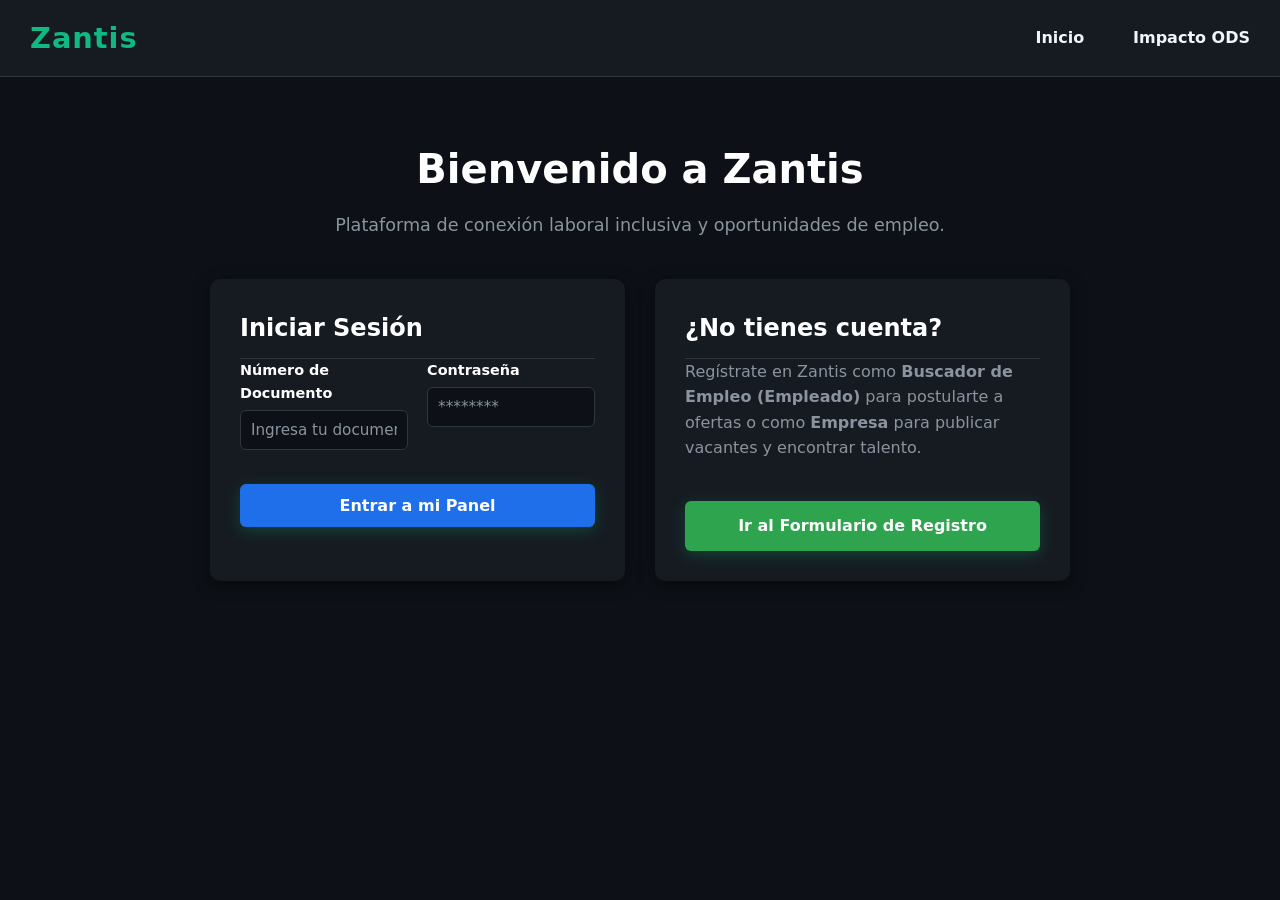
<file: html/index.html>
<!DOCTYPE html>
<html lang="es">
<head>
    <meta charset="UTF-8">
    <meta name="viewport" content="width=device-width, initial-scale=1.0">
    <title>Zantis - Puente de Oportunidades</title>
    <link rel="stylesheet" href="../css/index.css">
    <style>
        body {
            background-color: #0d1117;
            color: #c9d1d9;
            font-family: Arial, sans-serif;
            margin: 0;
            padding: 0;
        }

        .navbar {
            background-color: #161b22;
            border-bottom: 1px solid #30363d;
            padding: 15px 30px;
            display: flex;
            justify-content: space-between;
            align-items: center;
        }

        .navbar h1 {
            color: #2ea44f;
            margin: 0;
        }

        .navbar nav {
            display: flex;
            gap: 20px;
            align-items: center;
        }

        .navbar a {
            color: #fff;
            text-decoration: none;
            font-weight: bold;
        }

        .container {
            max-width: 900px;
            margin: 40px auto;
            padding: 20px;
        }

        .auth-grid {
            display: grid;
            grid-template-columns: 1fr 1fr;
            gap: 30px;
        }

        .card {
            background: #161b22;
            border-radius: 10px;
            padding: 30px;
            box-shadow: 0 4px 15px rgba(0,0,0,0.5);
        }

        .card h2 {
            color: #fff;
            margin-top: 0;
            border-bottom: 1px solid #30363d;
            padding-bottom: 10px;
        }

        .form-group {
            margin-bottom: 15px;
        }

        .form-group label {
            display: block;
            margin-bottom: 5px;
            font-weight: bold;
            color: #fff;
        }

        .form-group input, 
        .form-group select, 
        .form-group textarea {
            width: 100%;
            padding: 10px;
            border: 1px solid #30363d;
            border-radius: 6px;
            background-color: #0d1117;
            color: #fff;
            box-sizing: border-box;
        }

        .form-group input::placeholder,
        .form-group textarea::placeholder {
            color: #8b949e;
        }

        .btn-submit {
            background-color: #2ea44f;
            color: white;
            border: none;
            padding: 12px;
            border-radius: 6px;
            font-weight: bold;
            cursor: pointer;
            width: 100%;
            transition: background-color 0.2s;
        }

        .btn-submit:hover {
            background-color: #2c974b;
        }

        .btn-login {
            background-color: #1f6feb;
        }

        .btn-login:hover {
            background-color: #388bfd;
        }
    </style>
</head>
<body>

    <header class="navbar">
        <div class="logo">
            <h1>Zantis</h1>
        </div>
        <nav>
            <a href="index.html">Inicio</a>
            <a href="ods.html">Impacto ODS</a>
        </nav>
    </header>

    <div class="container">
        <div style="text-align: center; margin-bottom: 40px;">
            <h1 style="color: #fff; font-size: 2.5rem; margin-bottom: 10px;">Bienvenido a Zantis</h1>
            <p style="color: #8b949e; font-size: 1.1rem;">Plataforma de conexión laboral inclusiva y oportunidades de empleo.</p>
        </div>

        <div class="auth-grid">
            
            <!-- SECCIÓN DE INICIO DE SESIÓN -->
            <div class="card">
                <h2>Iniciar Sesión</h2>
                <form action="../php/login.php" method="POST">
                    <div class="form-group">
                        <label for="login_doc">Número de Documento</label>
                        <input type="text" id="login_doc" name="num_doc" placeholder="Ingresa tu documento" required>
                    </div>

                    <div class="form-group">
                        <label for="login_pass">Contraseña</label>
                        <input type="password" id="login_pass" name="password" placeholder="********" required>
                    </div>

                    <button type="submit" class="btn-submit btn-login">Entrar a mi Panel</button>
                </form>
            </div>

            <!-- SECCIÓN DE REGISTRO RÁPIDO / ENLACE -->
            <div class="card">
                <h2>¿No tienes cuenta?</h2>
                <p style="color: #8b949e; line-height: 1.6; margin-bottom: 25px;">
                    Regístrate en Zantis como <strong>Buscador de Empleo (Empleado)</strong> para postularte a ofertas o como <strong>Empresa</strong> para publicar vacantes y encontrar talento.
                </p>
                <div style="text-align: center; margin-top: 40px;">
                    <!-- Si tienes un archivo registro.html separado, ajústalo aquí -->
                    <a href="registro.html" class="btn-submit" style="display: inline-block; text-decoration: none; padding: 12px 20px; box-sizing: border-box;">Ir al Formulario de Registro</a>
                </div>
            </div>

        </div>
    </div>

</body>
</html>
</file>
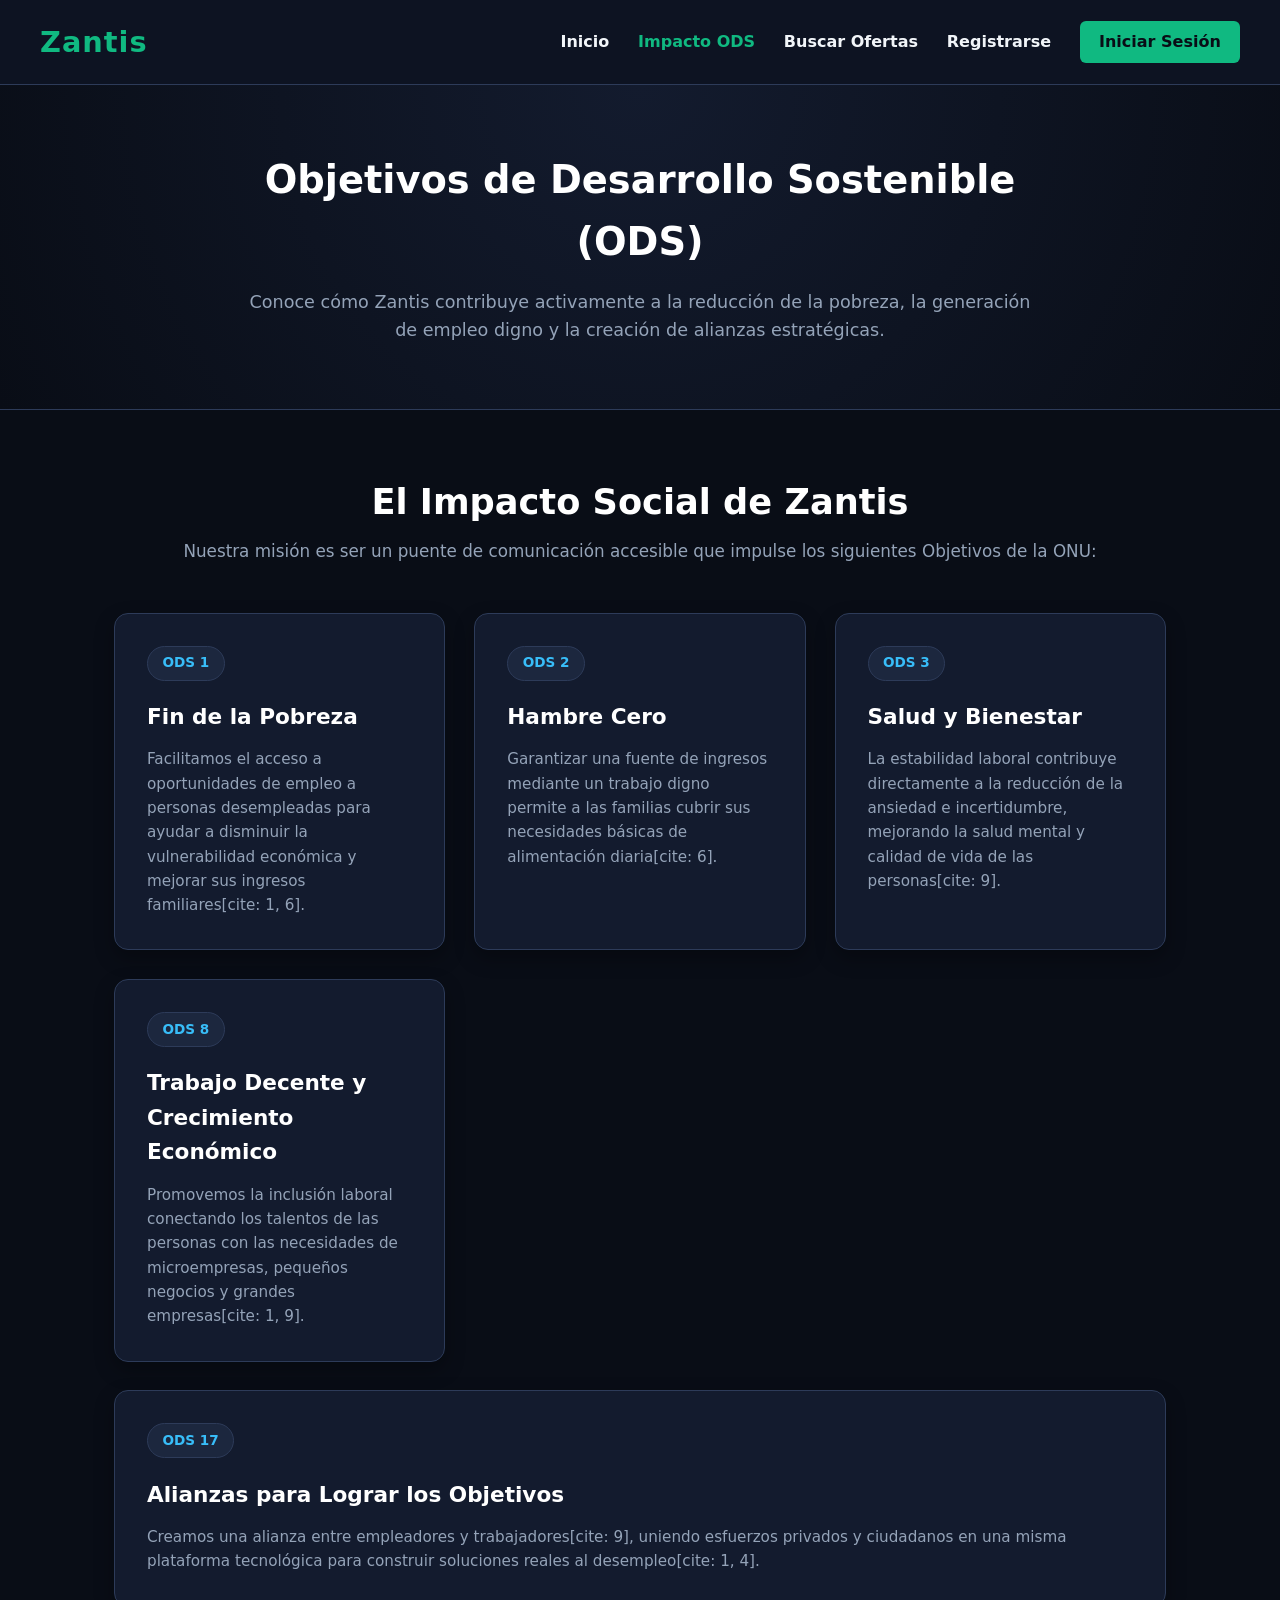
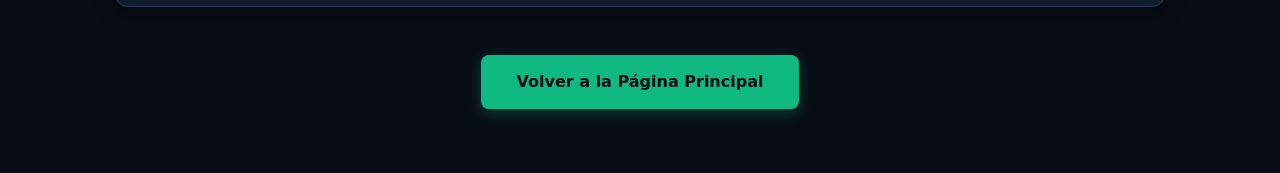
<file: html/ods.html>
<!DOCTYPE html>
<html lang="es">
<head>
    <meta charset="UTF-8">
    <meta name="viewport" content="width=device-width, initial-scale=1.0">
    <title>Zantis - Nuestro Impacto Social y ODS</title>
    <link rel="stylesheet" href="../css/ods.css">
</head>
<body>

    <!-- Encabezado / Navegación -->
    <header class="navbar">
        <div class="logo">
            <h1>Zantis</h1>
        </div>
        <nav>
            <a href="index.html">Inicio</a>
            <a href="ods.html" class="active">Impacto ODS</a>
            <a href="index.html#empleos">Buscar Ofertas</a>
            <a href="index.html#registro-form">Registrarse</a>
            <a href="index.html#login-form" class="btn-nav-login">Iniciar Sesión</a>
        </nav>
    </header>

    <!-- Encabezado de la página ODS -->
    <section class="hero">
        <div class="hero-content">
            <h2>Objetivos de Desarrollo Sostenible (ODS)</h2>
            <p>Conoce cómo Zantis contribuye activamente a la reducción de la pobreza, la generación de empleo digno y la creación de alianzas estratégicas.</p>
        </div>
    </section>

    <!-- Contenido Principal de los ODS -->
    <section class="ods-section">
        <div class="container">
            <h2 class="section-title">El Impacto Social de Zantis</h2>
            <p class="section-subtitle">Nuestra misión es ser un puente de comunicación accesible que impulse los siguientes Objetivos de la ONU:</p>
            
            <div class="ods-grid">
                <div class="ods-card">
                    <span class="ods-number">ODS 1</span>
                    <h3>Fin de la Pobreza</h3>
                    <p>Facilitamos el acceso a oportunidades de empleo a personas desempleadas para ayudar a disminuir la vulnerabilidad económica y mejorar sus ingresos familiares[cite: 1, 6].</p>
                </div>

                <div class="ods-card">
                    <span class="ods-number">ODS 2</span>
                    <h3>Hambre Cero</h3>
                    <p>Garantizar una fuente de ingresos mediante un trabajo digno permite a las familias cubrir sus necesidades básicas de alimentación diaria[cite: 6].</p>
                </div>

                <div class="ods-card">
                    <span class="ods-number">ODS 3</span>
                    <h3>Salud y Bienestar</h3>
                    <p>La estabilidad laboral contribuye directamente a la reducción de la ansiedad e incertidumbre, mejorando la salud mental y calidad de vida de las personas[cite: 9].</p>
                </div>

                <div class="ods-card">
                    <span class="ods-number">ODS 8</span>
                    <h3>Trabajo Decente y Crecimiento Económico</h3>
                    <p>Promovemos la inclusión laboral conectando los talentos de las personas con las necesidades de microempresas, pequeños negocios y grandes empresas[cite: 1, 9].</p>
                </div>

                <div class="ods-card full-width-card">
                    <span class="ods-number">ODS 17</span>
                    <h3>Alianzas para Lograr los Objetivos</h3>
                    <p>Creamos una alianza entre empleadores y trabajadores[cite: 9], uniendo esfuerzos privados y ciudadanos en una misma plataforma tecnológica para construir soluciones reales al desempleo[cite: 1, 4].</p>
                </div>
            </div>

            <!-- Botón para regresar al inicio -->
            <div style="text-align: center; margin-top: 3rem;">
                <a href="index.html" class="btn-primary">Volver a la Página Principal</a>
            </div>
        </div>
    </section>

</body>
</html>
</file>
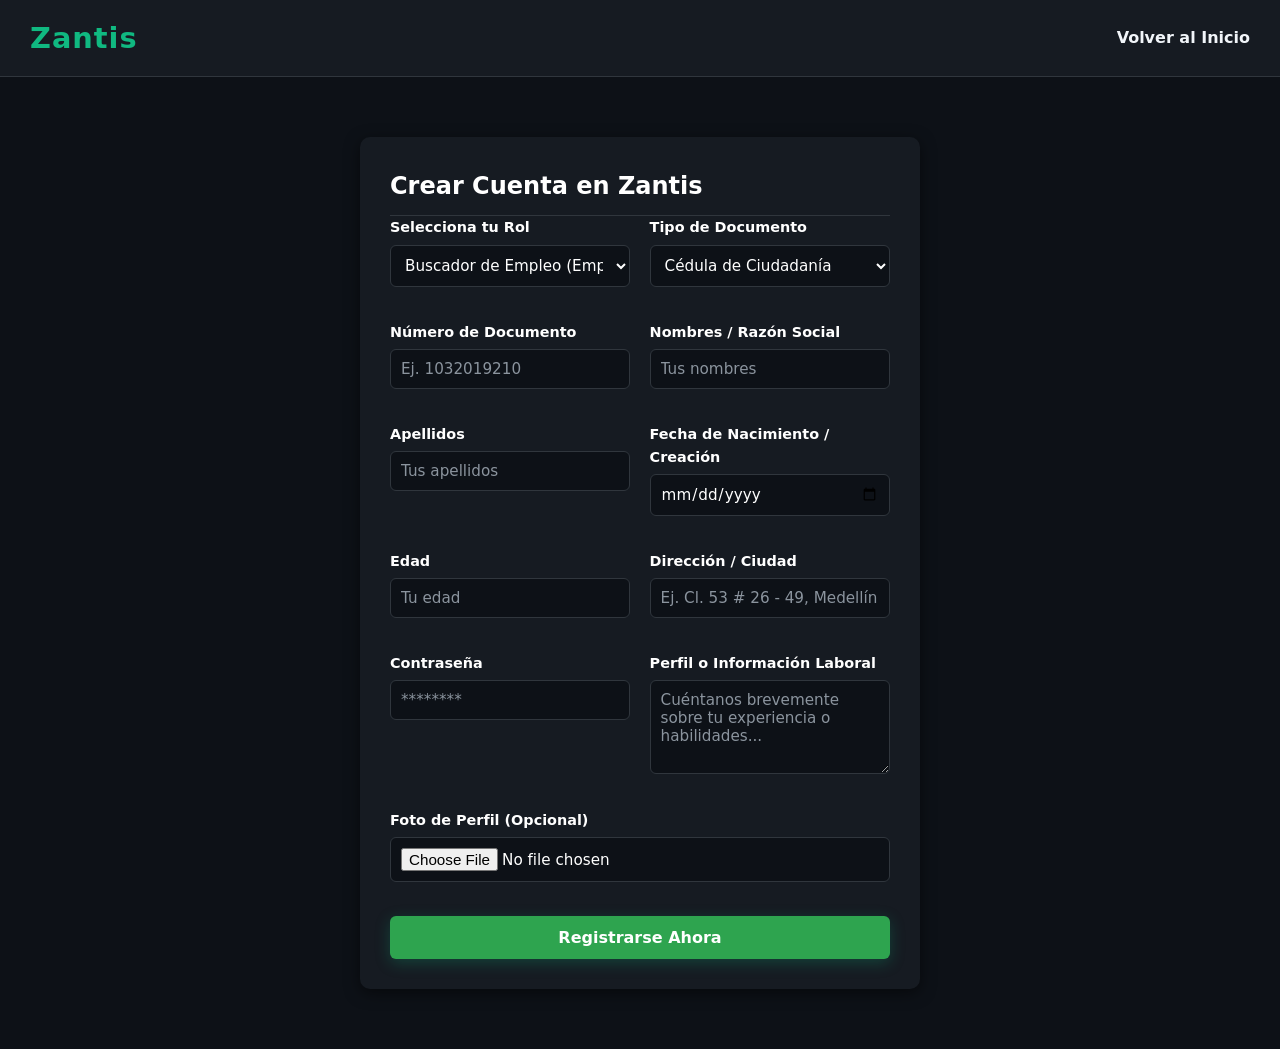
<file: html/registro.html>
<!DOCTYPE html>
<html lang="es">
<head>
    <meta charset="UTF-8">
    <meta name="viewport" content="width=device-width, initial-scale=1.0">
    <title>Zantis - Registro de Usuario</title>
    <link rel="stylesheet" href="../css/index.css">
    <style>
        body {
            background-color: #0d1117;
            color: #c9d1d9;
            font-family: Arial, sans-serif;
            margin: 0;
            padding: 0;
        }

        .navbar {
            background-color: #161b22;
            border-bottom: 1px solid #30363d;
            padding: 15px 30px;
            display: flex;
            justify-content: space-between;
            align-items: center;
        }

        .navbar h1 {
            color: #2ea44f;
            margin: 0;
        }

        .navbar a {
            color: #fff;
            text-decoration: none;
            font-weight: bold;
        }

        .container {
            max-width: 600px;
            margin: 40px auto;
            padding: 20px;
        }

        .card {
            background: #161b22;
            border-radius: 10px;
            padding: 30px;
            box-shadow: 0 4px 15px rgba(0,0,0,0.5);
        }

        .card h2 {
            color: #fff;
            margin-top: 0;
            border-bottom: 1px solid #30363d;
            padding-bottom: 10px;
        }

        .form-group {
            margin-bottom: 15px;
        }

        .form-group label {
            display: block;
            margin-bottom: 5px;
            font-weight: bold;
            color: #fff;
        }

        .form-group input, 
        .form-group select, 
        .form-group textarea {
            width: 100%;
            padding: 10px;
            border: 1px solid #30363d;
            border-radius: 6px;
            background-color: #0d1117;
            color: #fff;
            box-sizing: border-box;
        }

        .form-group input::placeholder,
        .form-group textarea::placeholder {
            color: #8b949e;
        }

        .btn-submit {
            background-color: #2ea44f;
            color: white;
            border: none;
            padding: 12px;
            border-radius: 6px;
            font-weight: bold;
            cursor: pointer;
            width: 100%;
            transition: background-color 0.2s;
        }

        .btn-submit:hover {
            background-color: #2c974b;
        }
    </style>
</head>
<body>

    <header class="navbar">
        <div class="logo">
            <h1>Zantis</h1>
        </div>
        <nav>
            <a href="index.html">Volver al Inicio</a>
        </nav>
    </header>

    <div class="container">
        <div class="card">
            <h2>Crear Cuenta en Zantis</h2>
            <form action="../php/registro.php" method="POST" enctype="multipart/form-data">
                
                <div class="form-group">
                    <label for="rol">Selecciona tu Rol</label>
                    <select id="rol" name="rol" required>
                        <option value="empleado">Buscador de Empleo (Empleado)</option>
                        <option value="empresa">Empresa</option>
                    </select>
                </div>

                <div class="form-group">
                    <label for="tipo_doc">Tipo de Documento</label>
                    <select id="tipo_doc" name="tipo_doc" required>
                        <option value="CC">Cédula de Ciudadanía</option>
                        <option value="TI">Tarjeta de Identidad</option>
                        <option value="NIT">NIT (Empresas)</option>
                        <option value="CE">Cédula de Extranjería</option>
                    </select>
                </div>

                <div class="form-group">
                    <label for="num_doc">Número de Documento</label>
                    <input type="text" id="num_doc" name="num_doc" placeholder="Ej. 1032019210" required>
                </div>

                <div class="form-group">
                    <label for="nombres">Nombres / Razón Social</label>
                    <input type="text" id="nombres" name="nombres" placeholder="Tus nombres" required>
                </div>

                <div class="form-group">
                    <label for="apellidos">Apellidos</label>
                    <input type="text" id="apellidos" name="apellidos" placeholder="Tus apellidos" required>
                </div>

                <div class="form-group">
                    <label for="fecha_nacimiento">Fecha de Nacimiento / Creación</label>
                    <input type="date" id="fecha_nacimiento" name="fecha_nacimiento" required>
                </div>

                <div class="form-group">
                    <label for="edad">Edad</label>
                    <input type="number" id="edad" name="edad" placeholder="Tu edad" required>
                </div>

                <div class="form-group">
                    <label for="direccion">Dirección / Ciudad</label>
                    <input type="text" id="direccion" name="direccion" placeholder="Ej. Cl. 53 # 26 - 49, Medellín" required>
                </div>

                <div class="form-group">
                    <label for="password">Contraseña</label>
                    <input type="password" id="password" name="password" placeholder="********" required>
                </div>

                <div class="form-group">
                    <label for="info_laboral">Perfil o Información Laboral</label>
                    <textarea id="info_laboral" name="info_laboral" rows="4" placeholder="Cuéntanos brevemente sobre tu experiencia o habilidades..."></textarea>
                </div>

                <div class="form-group">
                    <label for="fotos">Foto de Perfil (Opcional)</label>
                    <input type="file" id="fotos" name="fotos" accept="image/*">
                </div>

                <button type="submit" class="btn-submit">Registrarse Ahora</button>
            </form>
        </div>
    </div>

</body>
</html>
</file>
<file: css/index.css>
/* ==========================================
   CONFIGURACIÓN Y DESPLAZAMIENTO FLUIDO
   ========================================== */
html {
    scroll-behavior: smooth;
}

/* ==========================================
   PALETA DE COLORES OSCURA (DARK MODE) - ZANTIS
   ========================================== */
:root {
    --bg-dark: #090d16;        /* Fondo general súper oscuro */
    --navbar-bg: #0d1322;      /* Barra superior oscura */
    --card-bg: #131b2e;        /* Tarjeta del formulario */
    --input-bg: #1c273e;       /* Fondo de las cajas de texto */
    --border-color: #2d3b59;   /* Bordes sutiles */
    
    --primary: #10b981;        /* Verde Neón / Esmeralda llamativo */
    --primary-hover: #059669;  /* Verde más oscuro al pasar mouse */
    --accent: #38bdf8;         /* Azul Cian para detalles/logo */
    
    --text-color: #f1f5f9;     /* Texto principal claro */
    --text-muted: #94a3b8;     /* Texto secundario gris */
}

/* Estilos Globales */
* {
    margin: 0;
    padding: 0;
    box-sizing: border-box;
    font-family: 'Segoe UI', system-ui, -apple-system, sans-serif;
}

body {
    background-color: var(--bg-dark);
    color: var(--text-color);
    line-height: 1.6;
}

/* Barra de Navegación */
.navbar {
    display: flex;
    justify-content: space-between;
    align-items: center;
    background-color: var(--navbar-bg);
    padding: 1.2rem 2.5rem;
    position: sticky;
    top: 0;
    z-index: 100;
    border-bottom: 1px solid var(--border-color);
}

.navbar .logo h1 {
    font-size: 1.8rem;
    color: var(--primary);
    font-weight: 800;
    letter-spacing: 1px;
}

.navbar nav {
    display: flex;
    align-items: center;
}

.navbar nav a {
    color: var(--text-color);
    text-decoration: none;
    margin-left: 1.8rem;
    font-weight: 600;
    transition: color 0.3s ease;
}

.navbar nav a:hover {
    color: var(--primary);
}

.btn-nav-login {
    background-color: var(--primary);
    color: #090d16 !important;
    padding: 0.5rem 1.2rem;
    border-radius: 6px;
    transition: all 0.3s ease;
}

.btn-nav-login:hover {
    background-color: var(--primary-hover);
    color: #ffffff !important;
}

/* Sección Hero (Inicio) */
.hero {
    background: radial-gradient(circle at top, #131b2e 0%, #090d16 100%);
    color: white;
    padding: 5rem 2rem;
    text-align: center;
    border-bottom: 1px solid var(--border-color);
}

.hero-content {
    max-width: 800px;
    margin: 0 auto;
}

.hero h2 {
    font-size: 2.5rem;
    margin-bottom: 1rem;
    font-weight: 700;
    color: #ffffff;
}

.hero p {
    font-size: 1.15rem;
    color: var(--text-muted);
    margin-bottom: 2rem;
}

.hero-buttons {
    display: flex;
    justify-content: center;
    gap: 1rem;
    flex-wrap: wrap;
}

.btn-primary {
    display: inline-block;
    background-color: var(--primary);
    color: #090d16;
    padding: 0.9rem 2rem;
    border-radius: 8px;
    text-decoration: none;
    font-weight: bold;
    box-shadow: 0 4px 15px rgba(16, 185, 129, 0.3);
    transition: all 0.3s ease;
}

.btn-primary:hover {
    background-color: var(--primary-hover);
    color: #ffffff;
    transform: translateY(-2px);
}

.btn-secondary {
    display: inline-block;
    background-color: transparent;
    color: var(--text-color);
    border: 1px solid var(--border-color);
    padding: 0.9rem 2rem;
    border-radius: 8px;
    text-decoration: none;
    font-weight: bold;
    transition: all 0.3s ease;
}

.btn-secondary:hover {
    background-color: var(--input-bg);
    border-color: var(--primary);
}

/* Formulario y Tarjetas de Autenticación */
.registro-container {
    padding: 3.5rem 1rem;
    display: flex;
    justify-content: center;
}

.card-form {
    background: var(--card-bg);
    padding: 2.5rem;
    border-radius: 16px;
    box-shadow: 0 10px 30px rgba(0, 0, 0, 0.5);
    border: 1px solid var(--border-color);
    max-width: 720px;
    width: 100%;
}

.auth-box h2 {
    color: #ffffff;
    margin-bottom: 0.5rem;
    text-align: center;
}

.auth-box .subtitle {
    text-align: center;
    color: var(--text-muted);
    margin-bottom: 2rem;
    font-size: 0.95rem;
}

form {
    display: flex;
    flex-wrap: wrap;
    gap: 1.2rem;
}

.form-group {
    flex: 1 1 calc(50% - 1.2rem);
    display: flex;
    flex-direction: column;
}

.form-group.full-width {
    flex: 1 1 100%;
}

label {
    font-weight: 600;
    margin-bottom: 0.4rem;
    color: var(--text-color);
    font-size: 0.9rem;
}

input, select, textarea {
    padding: 0.8rem;
    border: 1px solid var(--border-color);
    border-radius: 8px;
    font-size: 0.95rem;
    outline: none;
    background-color: var(--input-bg);
    color: #ffffff;
    transition: all 0.3s ease;
}

input::placeholder, textarea::placeholder {
    color: #64748b;
}

select option {
    background-color: var(--card-bg);
    color: #ffffff;
}

input:focus, select:focus, textarea:focus {
    border-color: var(--primary);
    box-shadow: 0 0 0 3px rgba(16, 185, 129, 0.2);
}

.btn-submit {
    background-color: var(--primary);
    color: #090d16;
    border: none;
    padding: 1rem;
    border-radius: 8px;
    font-size: 1rem;
    font-weight: bold;
    cursor: pointer;
    width: 100%;
    box-shadow: 0 4px 15px rgba(16, 185, 129, 0.25);
    transition: all 0.3s ease;
}

.btn-submit:hover {
    background-color: var(--primary-hover);
    color: #ffffff;
    transform: translateY(-2px);
}

.divider {
    border: 0;
    height: 1px;
    background: var(--border-color);
    margin: 2.5rem 0;
}

.switch-mode {
    text-align: center;
    margin-top: 1.2rem;
    font-size: 0.9rem;
    color: var(--text-muted);
}

.switch-mode a {
    color: var(--primary);
    text-decoration: none;
    font-weight: bold;
}

.switch-mode a:hover {
    text-decoration: underline;
}

/* Diseños adaptables para celulares */
@media (max-width: 600px) {
    .navbar {
        padding: 1rem;
    }
    
    .form-group {
        flex: 1 1 100%;
    }
}
</file>
<file: css/ods.css>
/* ==========================================
   CONFIGURACIÓN Y DESPLAZAMIENTO FLUIDO
   ========================================== */
html {
    scroll-behavior: smooth;
}

/* ==========================================
   PALETA DE COLORES OSCURA (DARK MODE) - ZANTIS
   ========================================== */
:root {
    --bg-dark: #090d16;        /* Fondo general súper oscuro */
    --navbar-bg: #0d1322;      /* Barra superior oscura */
    --card-bg: #131b2e;        /* Tarjeta contenedora */
    --input-bg: #1c273e;       /* Fondo de elementos/badges */
    --border-color: #2d3b59;   /* Bordes sutiles */
    
    --primary: #10b981;        /* Verde Neón / Esmeralda llamativo */
    --primary-hover: #059669;  /* Verde más oscuro al pasar el mouse */
    --accent: #38bdf8;         /* Azul Cian para detalles/números ODS */
    
    --text-color: #f1f5f9;     /* Texto principal claro */
    --text-muted: #94a3b8;     /* Texto secundario gris */
}

/* Estilos Globales */
* {
    margin: 0;
    padding: 0;
    box-sizing: border-box;
    font-family: 'Segoe UI', system-ui, -apple-system, sans-serif;
}

body {
    background-color: var(--bg-dark);
    color: var(--text-color);
    line-height: 1.6;
}

.container {
    max-width: 1100px;
    margin: 0 auto;
    padding: 0 1.5rem;
}

.section-title {
    text-align: center;
    font-size: 2.2rem;
    color: #ffffff;
    margin-bottom: 0.5rem;
}

.section-subtitle {
    text-align: center;
    color: var(--text-muted);
    margin-bottom: 3rem;
    font-size: 1.05rem;
}

/* Barra de Navegación */
.navbar {
    display: flex;
    justify-content: space-between;
    align-items: center;
    background-color: var(--navbar-bg);
    padding: 1.2rem 2.5rem;
    position: sticky;
    top: 0;
    z-index: 100;
    border-bottom: 1px solid var(--border-color);
}

.navbar .logo h1 {
    font-size: 1.8rem;
    color: var(--primary);
    font-weight: 800;
    letter-spacing: 1px;
}

.navbar nav {
    display: flex;
    align-items: center;
}

.navbar nav a {
    color: var(--text-color);
    text-decoration: none;
    margin-left: 1.8rem;
    font-weight: 600;
    transition: color 0.3s ease;
}

.navbar nav a:hover,
.navbar nav a.active {
    color: var(--primary);
}

.btn-nav-login {
    background-color: var(--primary);
    color: #090d16 !important;
    padding: 0.5rem 1.2rem;
    border-radius: 6px;
    transition: all 0.3s ease;
}

.btn-nav-login:hover {
    background-color: var(--primary-hover);
    color: #ffffff !important;
}

/* Encabezado Principal (Hero ODS) */
.hero {
    background: radial-gradient(circle at top, #131b2e 0%, #090d16 100%);
    color: white;
    padding: 4rem 2rem;
    text-align: center;
    border-bottom: 1px solid var(--border-color);
}

.hero-content {
    max-width: 800px;
    margin: 0 auto;
}

.hero h2 {
    font-size: 2.4rem;
    margin-bottom: 1rem;
    font-weight: 700;
    color: #ffffff;
}

.hero p {
    font-size: 1.1rem;
    color: var(--text-muted);
}

/* Sección ODS / Tarjetas */
.ods-section {
    padding: 4rem 0;
}

.ods-grid {
    display: grid;
    grid-template-columns: repeat(auto-fit, minmax(280px, 1fr));
    gap: 1.8rem;
}

.ods-card {
    background: var(--card-bg);
    padding: 2rem;
    border-radius: 14px;
    border: 1px solid var(--border-color);
    box-shadow: 0 8px 20px rgba(0, 0, 0, 0.3);
    transition: all 0.3s ease;
}

.ods-card:hover {
    transform: translateY(-5px);
    border-color: var(--primary);
    box-shadow: 0 12px 25px rgba(16, 185, 129, 0.15);
}

.ods-number {
    display: inline-block;
    background: var(--input-bg);
    color: var(--accent);
    padding: 0.35rem 0.9rem;
    border-radius: 20px;
    font-size: 0.85rem;
    font-weight: bold;
    margin-bottom: 1.2rem;
    border: 1px solid var(--border-color);
}

.ods-card h3 {
    font-size: 1.35rem;
    color: #ffffff;
    margin-bottom: 0.8rem;
}

.ods-card p {
    color: var(--text-muted);
    font-size: 0.95rem;
    line-height: 1.6;
}

.full-width-card {
    grid-column: 1 / -1;
}

/* Botón Volver al Inicio */
.btn-primary {
    display: inline-block;
    background-color: var(--primary);
    color: #090d16;
    padding: 0.9rem 2.2rem;
    border-radius: 8px;
    text-decoration: none;
    font-weight: bold;
    box-shadow: 0 4px 15px rgba(16, 185, 129, 0.3);
    transition: all 0.3s ease;
}

.btn-primary:hover {
    background-color: var(--primary-hover);
    color: #ffffff;
    transform: translateY(-2px);
}

/* Diseños Adaptables para Móviles */
@media (max-width: 600px) {
    .navbar {
        padding: 1rem;
    }

    .hero h2 {
        font-size: 1.8rem;
    }

    .ods-grid {
        grid-template-columns: 1fr;
    }
}
</file>
